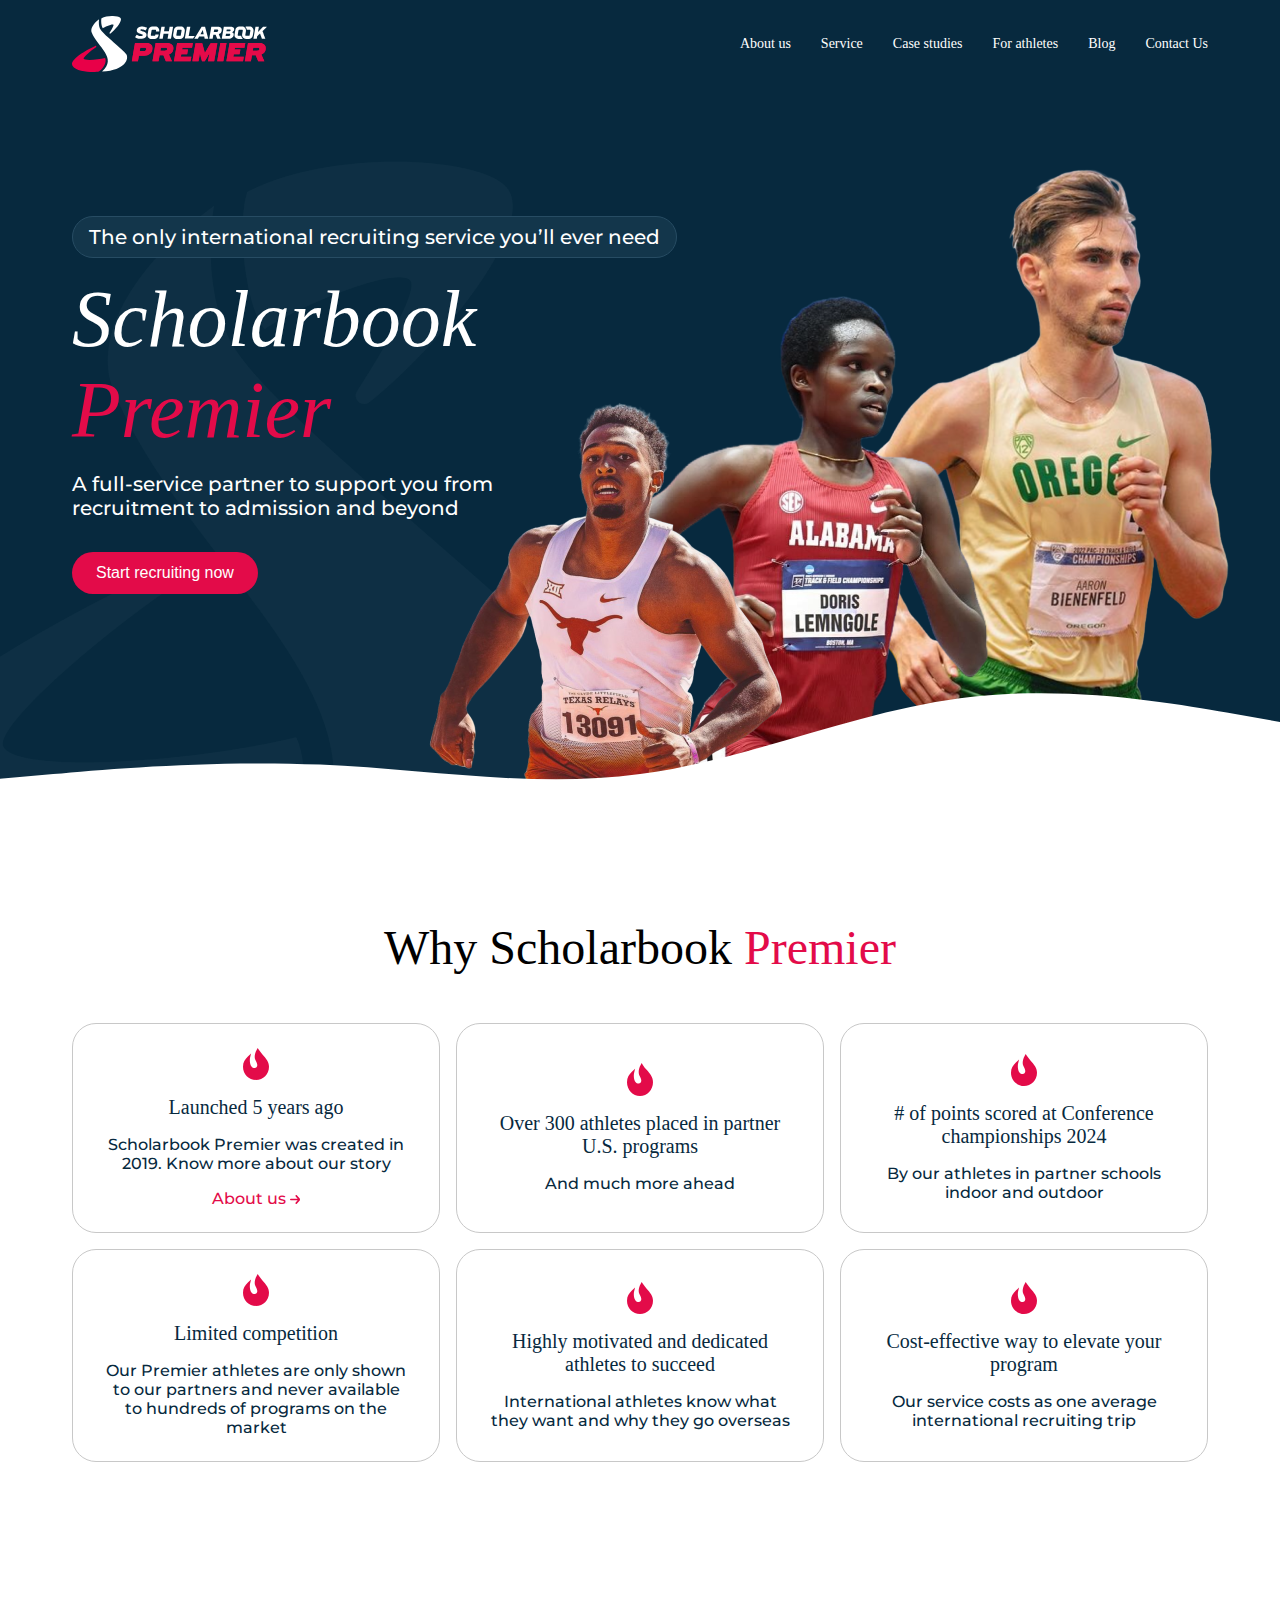
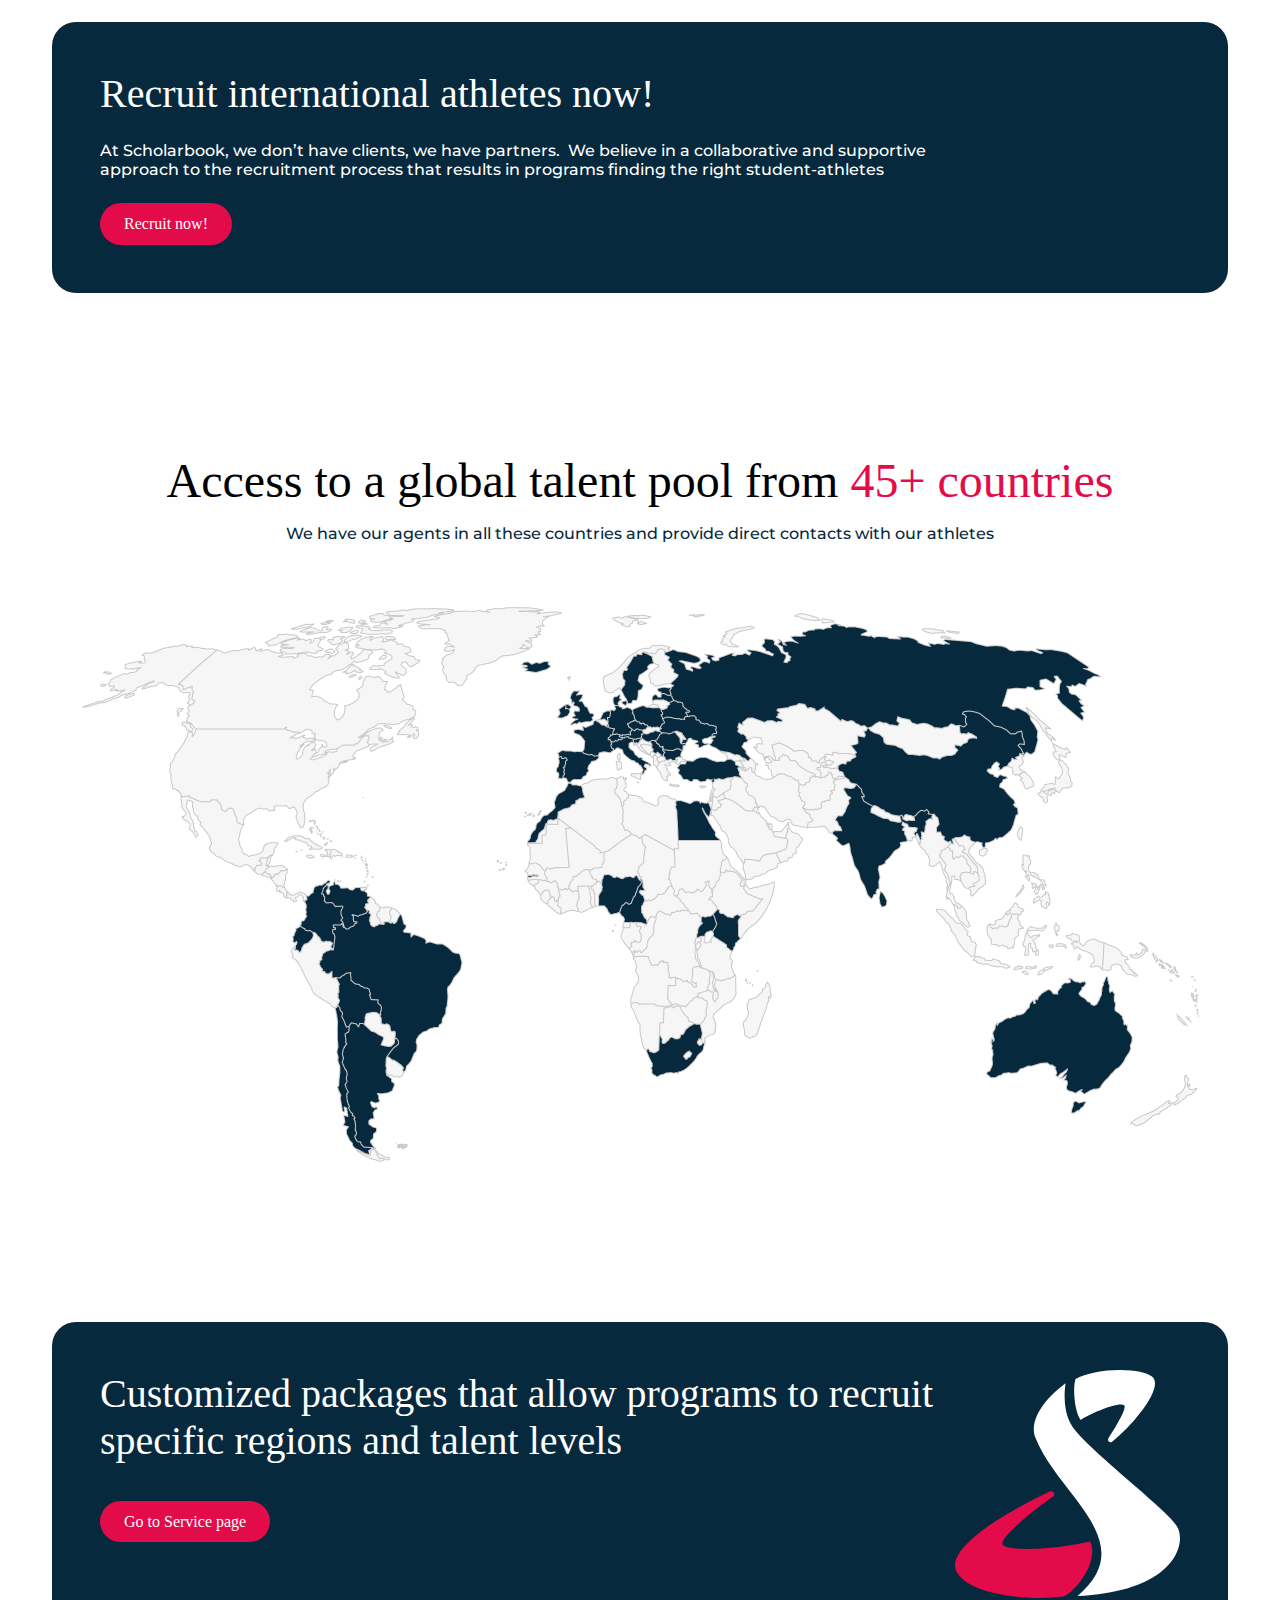
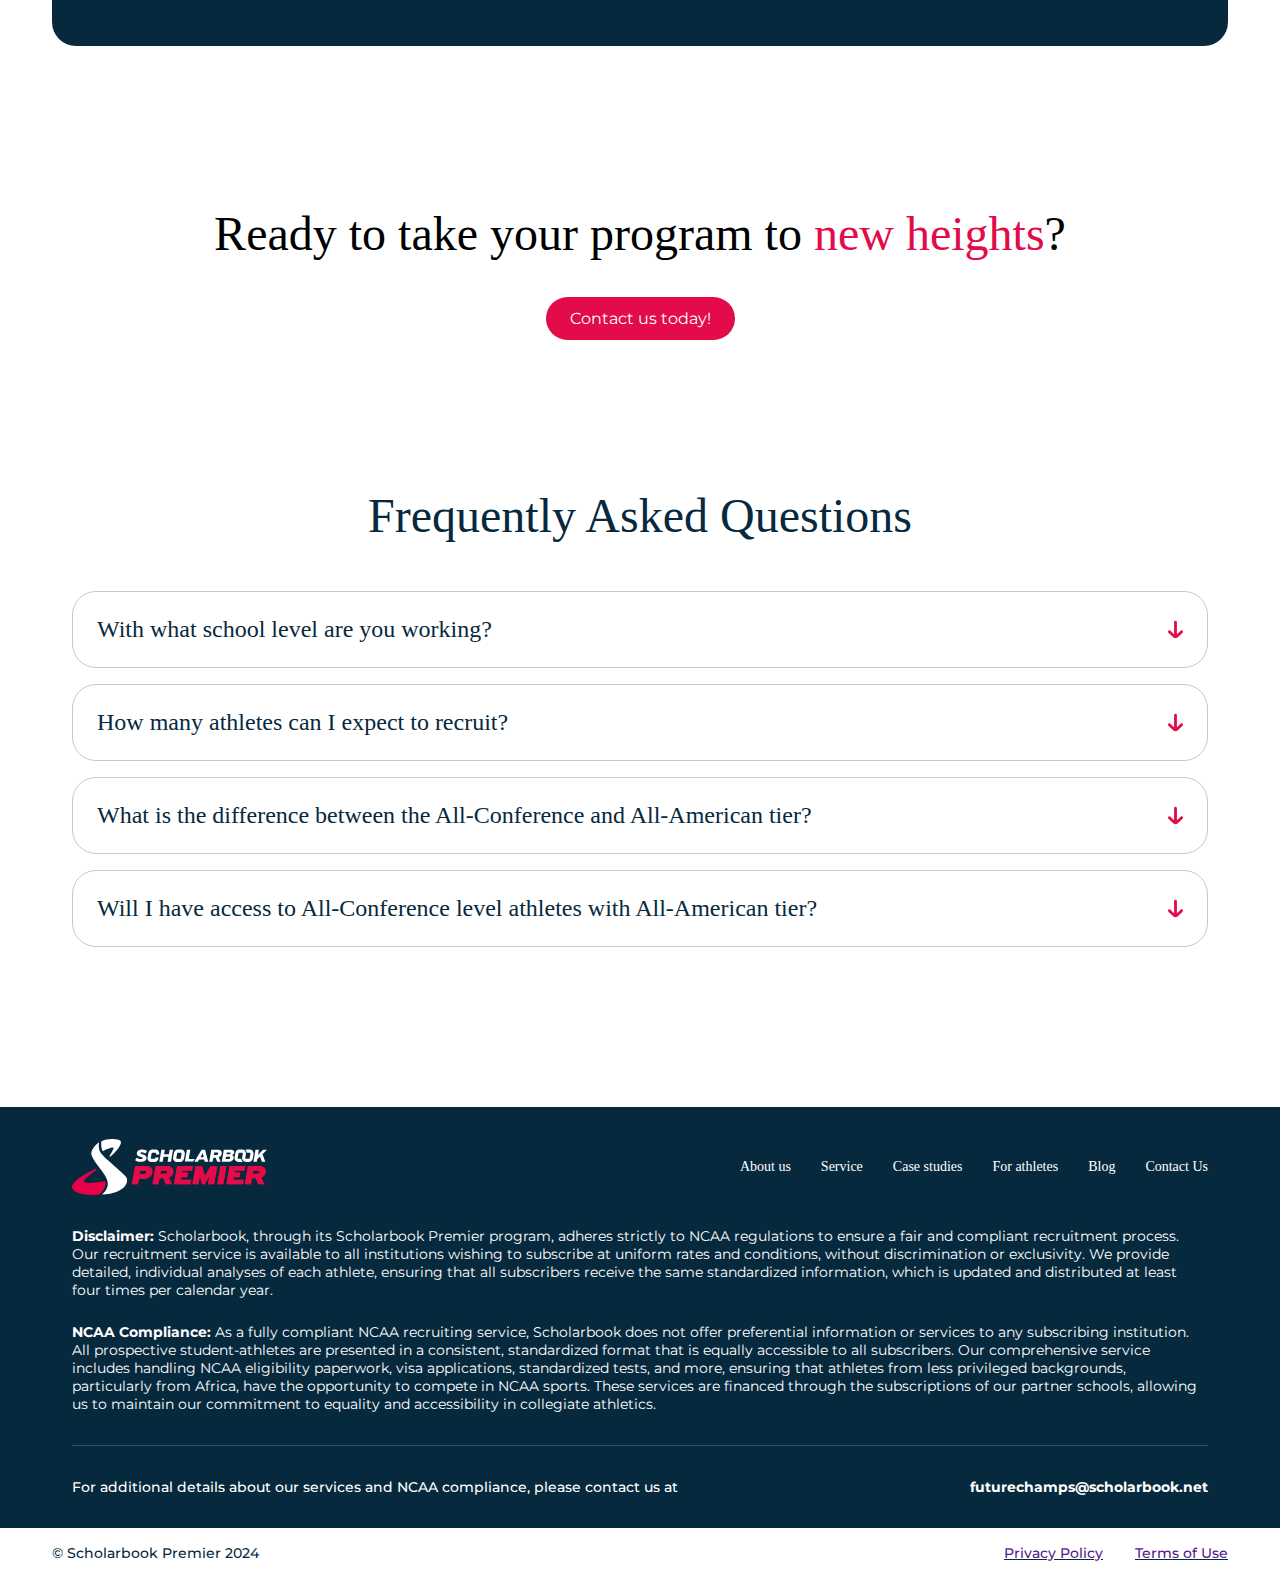
<file: index.html>
<!DOCTYPE html>
<html lang="en">
  <head>
    <meta charset="UTF-8" />
    <meta name="viewport" content="width=device-width, initial-scale=1.0" />

    <link rel="preconnect" href="https://fonts.googleapis.com" />
    <link rel="preconnect" href="https://fonts.gstatic.com" crossorigin />
    <link
      href="https://db.onlinewebfonts.com/c/406b56da0c31245c249b3a3c61560d1a?family=Joyride+W05+STD"
      rel="stylesheet"
    />
    <link
      href="https://fonts.googleapis.com/css2?family=Montserrat:ital,wght@0,100..900;1,100..900&display=swap"
      rel="stylesheet"
    />
    <link rel="stylesheet" href="./css/style.css" />
    <script src="./app.js" defer></script>
    <title>Scholarbook</title>
  </head>
  <body>
    <header class="header">
      <div class="container header__container">
        <img class="logo" src="./img/logo.svg" alt="logo" />
        <ul class="header__list list-reset">
          <li class="header__list-item">
            <a href="./about/about.html" class="header__link">About us</a>
          </li>
          <li class="header__list-item">
            <a href="" class="header__link">Service</a>
          </li>
          <li class="header__list-item">
            <a href="" class="header__link">Case studies</a>
          </li>
          <li class="header__list-item">
            <a href="" class="header__link">For athletes</a>
          </li>
          <li class="header__list-item">
            <a href="" class="header__link">Blog</a>
          </li>
          <li class="header__list-item">
            <a href="" class="header__link">Contact Us</a>
          </li>
        </ul>
      </div>
    </header>
    <main class="main">
      <div class="container">
        <img class="sportmans about__sportsman" src="./img/main.png" alt="" />
        <div class="main__text">
          <span class="main__conviction"
            >The only international recruiting service you’ll ever need</span
          >
          <h1 class="main__title">
            Scholarbook <br />
            <span>Premier</span>
          </h1>
          <p class="main__p">
            A full-service partner to support you from <br />
            recruitment to admission and beyond
          </p>
          <button class="main__btn btn-reset">Start recruiting now</button>
        </div>
        <img class="main__wave" src="./img/wave.svg" alt="" />
      </div>
    </main>
    <section class="premier">
      <div class="container">
        <h1 class="premier__title">Why Scholarbook <span>Premier</span></h1>
        <div class="premier__cards">
          <div class="premier__card">
            <img src="./img/fire.svg" alt="" class="premier__img" />
            <h2 class="premier__card-title">Launched 5 years ago</h2>
            <p class="premier__card-text">
              Scholarbook Premier was created in 2019. Know more about our story
            </p>
            <div class="premier__href-wrapper">
              <a href="" class="premier__a">About us</a>
              <img src="./img/arrow.svg" alt="" class="pemier__img" />
            </div>
          </div>
          <div class="premier__card">
            <img src="./img/fire.svg" alt="" class="premier__img" />
            <h2 class="premier__card-title">
              Over 300 athletes placed in partner U.S. programs
            </h2>
            <p class="premier__card-text">And much more ahead</p>
          </div>
          <div class="premier__card">
            <img src="./img/fire.svg" alt="" class="premier__img" />
            <h2 class="premier__card-title">
              # of points scored at Conference championships 2024
            </h2>
            <p class="premier__card-text">
              By our athletes in partner schools indoor and outdoor
            </p>
          </div>
          <div class="premier__card">
            <img src="./img/fire.svg" alt="" class="premier__img" />
            <h2 class="premier__card-title">Limited competition</h2>
            <p class="premier__card-text">
              Our Premier athletes are only shown to our partners and never
              available to hundreds of programs on the market
            </p>
          </div>
          <div class="premier__card">
            <img src="./img/fire.svg" alt="" class="premier__img" />
            <h2 class="premier__card-title">
              Highly motivated and dedicated athletes to succeed
            </h2>
            <p class="premier__card-text">
              International athletes know what they want and why they go
              overseas
            </p>
          </div>
          <div class="premier__card">
            <img src="./img/fire.svg" alt="" class="premier__img" />
            <h2 class="premier__card-title">
              Cost-effective way to elevate your program
            </h2>
            <p class="premier__card-text">
              Our service costs as one average international recruiting trip
            </p>
          </div>
        </div>
      </div>
    </section>
    <section class="recruit">
      <div class="container recruit__container">
        <h1 class="recruit__title">Recruit international athletes now!</h1>
        <p class="recruit__text">
          At Scholarbook, we don’t have clients, we have partners.  We believe
          in a collaborative and supportive approach to the recruitment process
          that results in programs finding the right student-athletes
        </p>
        <a href="" class="recruit__btn">Recruit now!</a>
      </div>
    </section>
    <section class="countries">
      <div class="container countries__container">
        <h1 class="countries__title">
          Access to a global talent pool from <span>45+ countries</span>
        </h1>
        <p class="countries__text">
          We have our agents in all these countries and provide direct contacts
          with our athletes
        </p>
        <img src="./img/world.png" alt="" class="countries__img" />
      </div>
    </section>
    <section class="service">
      <div class="container service__container">
        <div class="service__text">
          <h1 class="service__title">
            Customized packages that allow programs to recruit specific regions
            and talent levels
          </h1>
          <a href="" class="service__a">Go to Service page</a>
        </div>
        <img src="./img/service__img.svg" alt="" class="service__img" />
      </div>
    </section>
    <section class="ready">
      <div class="container ready__container">
        <h1 class="ready__title">
          Ready to take your program to <span>new heights</span>?
        </h1>
        <a href="" class="ready__a">Contact us today!</a>
      </div>
    </section>
    <section class="questions">
      <div class="container">
        <div class="steps__descr">
          <h2 class="questions__title">Frequently Asked Questions</h2>
        </div>
        <div class="questions__wrapper">
          <div class="acordeon">
            <div class="acordeon__item">
              <div class="acordeon__wrapper">
                <h2 class="acordeon__title">
                  With what school level are you working?
                </h2>
                <img
                  src="./img/acordeon-arrow.svg"
                  alt=""
                  class="acordeon__img"
                />
              </div>
              <p class="acordeon__text">
                Lorem ipsum dolor, sit amet consectetur adipisicing elit. Minima
                rerum sunt unde magnam iure natus cum necessitatibus quaerat at
                porro. Fugiat at explicabo cupiditate minus! Ex pariatur ut
                voluptate iste.
              </p>
            </div>
          </div>
          <div class="acordeon">
            <div class="acordeon__item">
              <div class="acordeon__wrapper">
                <h2 class="acordeon__title">
                  How many athletes can I expect to recruit?
                </h2>
                <img
                  src="./img/acordeon-arrow.svg"
                  alt=""
                  class="acordeon__img"
                />
              </div>
              <p class="acordeon__text">
                Lorem ipsum dolor, sit amet consectetur adipisicing elit. Minima
                rerum sunt unde magnam iure natus cum necessitatibus quaerat at
                porro. Fugiat at explicabo cupiditate minus! Ex pariatur ut
                voluptate iste.
              </p>
            </div>
          </div>
          <div class="acordeon">
            <div class="acordeon__item">
              <div class="acordeon__wrapper">
                <h2 class="acordeon__title">
                  What is the difference between the All-Conference and
                  All-American tier?
                </h2>
                <img
                  src="./img/acordeon-arrow.svg"
                  alt=""
                  class="acordeon__img"
                />
              </div>
              <p class="acordeon__text">
                Lorem ipsum dolor, sit amet consectetur adipisicing elit. Minima
                rerum sunt unde magnam iure natus cum necessitatibus quaerat at
                porro. Fugiat at explicabo cupiditate minus! Ex pariatur ut
                voluptate iste.
              </p>
            </div>
          </div>
          <div class="acordeon">
            <div class="acordeon__item">
              <div class="acordeon__wrapper">
                <h2 class="acordeon__title">
                  Will I have access to All-Conference level athletes with
                  All-American tier?
                </h2>
                <img
                  src="./img/acordeon-arrow.svg"
                  alt=""
                  class="acordeon__img"
                />
              </div>
              <p class="acordeon__text">
                Lorem ipsum dolor, sit amet consectetur adipisicing elit. Minima
                rerum sunt unde magnam iure natus cum necessitatibus quaerat at
                porro. Fugiat at explicabo cupiditate minus! Ex pariatur ut
                voluptate iste.
              </p>
            </div>
          </div>
        </div>
      </div>
    </section>
    <footer class="footer">
      <div class="container footer__container">
        <div class="footer__top">
          <div class="footer__top-wrapper">
            <img class="logo" src="./img/logo.svg" alt="logo" />
            <ul class="footer__list header__list list-reset">
              <li class="footer__list-item header__list-item">
                <a href="./about/about.html" class="footer__link">About us</a>
              </li>
              <li class="footer__list-item header__list-item">
                <a href="" class="footer__link">Service</a>
              </li>
              <li class="footer__list-item header__list-item">
                <a href="" class="footer__link">Case studies</a>
              </li>
              <li class="footer__list-item header__list-item">
                <a href="" class="footer__link">For athletes</a>
              </li>
              <li class="footer__list-item header__list-item">
                <a href="" class="footer__link">Blog</a>
              </li>
              <li class="footer__list-item header__list-item">
                <a href="" class="footer__link">Contact Us</a>
              </li>
            </ul>
          </div>
          <p class="footer__disclaimer">
            <span>Disclaimer: </span>Scholarbook, through its Scholarbook
            Premier program, adheres strictly to NCAA regulations to ensure a
            fair and compliant recruitment process. Our recruitment service is
            available to all institutions wishing to subscribe at uniform rates
            and conditions, without discrimination or exclusivity. We provide
            detailed, individual analyses of each athlete, ensuring that all
            subscribers receive the same standardized information, which is
            updated and distributed at least four times per calendar year.
          </p>
          <p class="footer__compliance">
            <span>NCAA Compliance: </span>As a fully compliant NCAA recruiting
            service, Scholarbook does not offer preferential information or
            services to any subscribing institution. All prospective
            student-athletes are presented in a consistent, standardized format
            that is equally accessible to all subscribers. Our comprehensive
            service includes handling NCAA eligibility paperwork, visa
            applications, standardized tests, and more, ensuring that athletes
            from less privileged backgrounds, particularly from Africa, have the
            opportunity to compete in NCAA sports. These services are financed
            through the subscriptions of our partner schools, allowing us to
            maintain our commitment to equality and accessibility in collegiate
            athletics.
          </p>
        </div>
        <div class="footer__bottom">
          <span class="footer__bottom-text"
            >For additional details about our services and NCAA compliance,
            please contact us at</span
          >
          <span class="footer__bottom-email">futurechamps@scholarbook.net</span>
        </div>
      </div>
    </footer>
    <section class="footer__premier">
      <div class="container footer__premier-wrapper">
        <span class="footer__premier">© Scholarbook Premier 2024</span>
        <div class="footer__link-wrapper">
          <a href="" class="footer__a">Privacy Policy</a>
          <a href="" class="footer__a">Terms of Use</a>
        </div>
      </div>
    </section>
    <div class="modal">
      <div class="modal__overlay">
        <div class="modal__dialog">
          <div class="modal__header">
            <h2 class="modal__title">Contact me</h2>
            <a href="" class="modal__close">
              <img
                src="./img/modal-close.svg"
                alt=""
                class="modal__close-img"
              />
            </a>
          </div>
          <form action="" class="modal__form">
            <div class="input__wrapper">
              <h3 class="input__title">Name</h3>
              <input
                type="text"
                class="modal__input"
                placeholder="Your full name"
              />
            </div>
            <div class="input__wrapper">
              <h3 class="input__title">University</h3>
              <input
                type="text"
                class="modal__input"
                placeholder="Your university"
              />
            </div>
            <div class="input__wrapper">
              <h3 class="input__title">Email</h3>
              <input
                type="text"
                class="modal__input"
                placeholder="Your email"
              />
            </div>
            <div class="input__wrapper">
              <h3 class="input__title">Phone number</h3>
              <input
                type="text"
                class="modal__input"
                placeholder="Your phone number"
              />
            </div>
            <button class="modal__btn btn-reset">Send</button>
          </form>
        </div>
      </div>
    </div>
  </body>
</html>
</file>
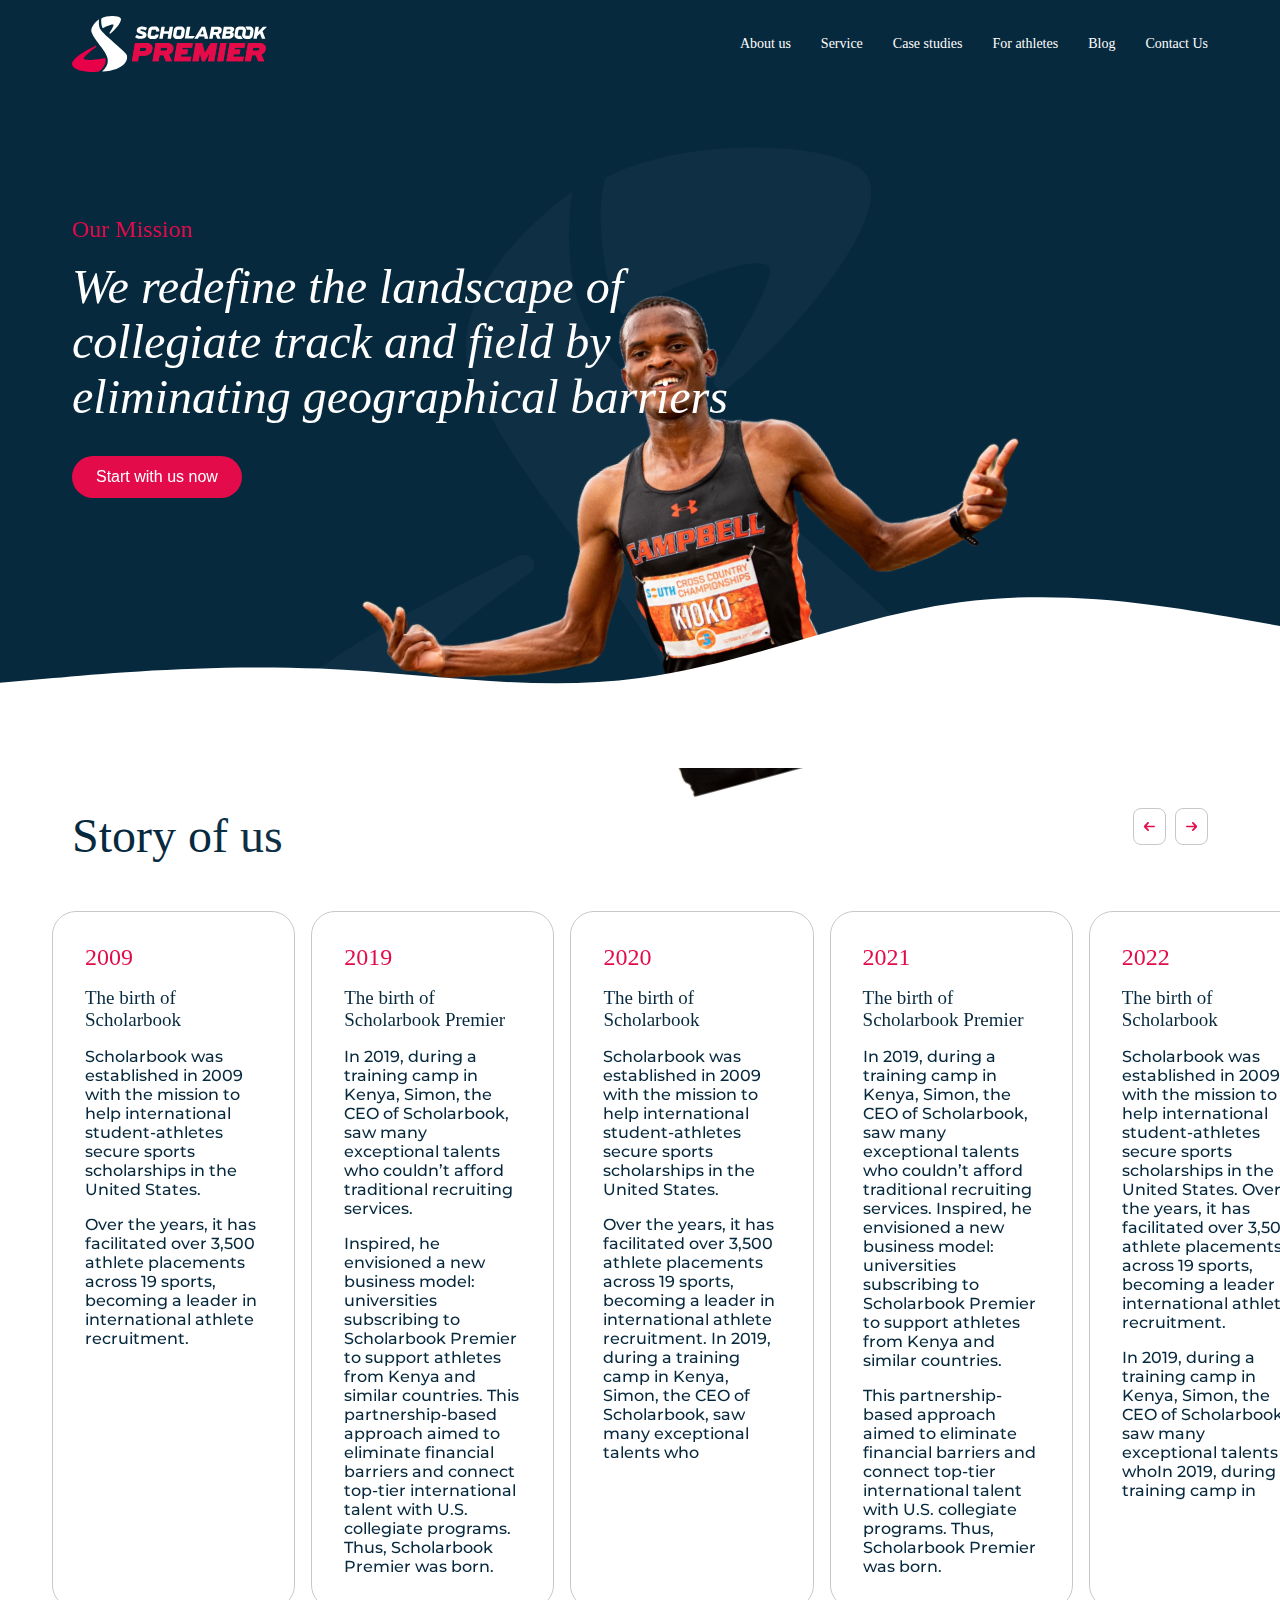
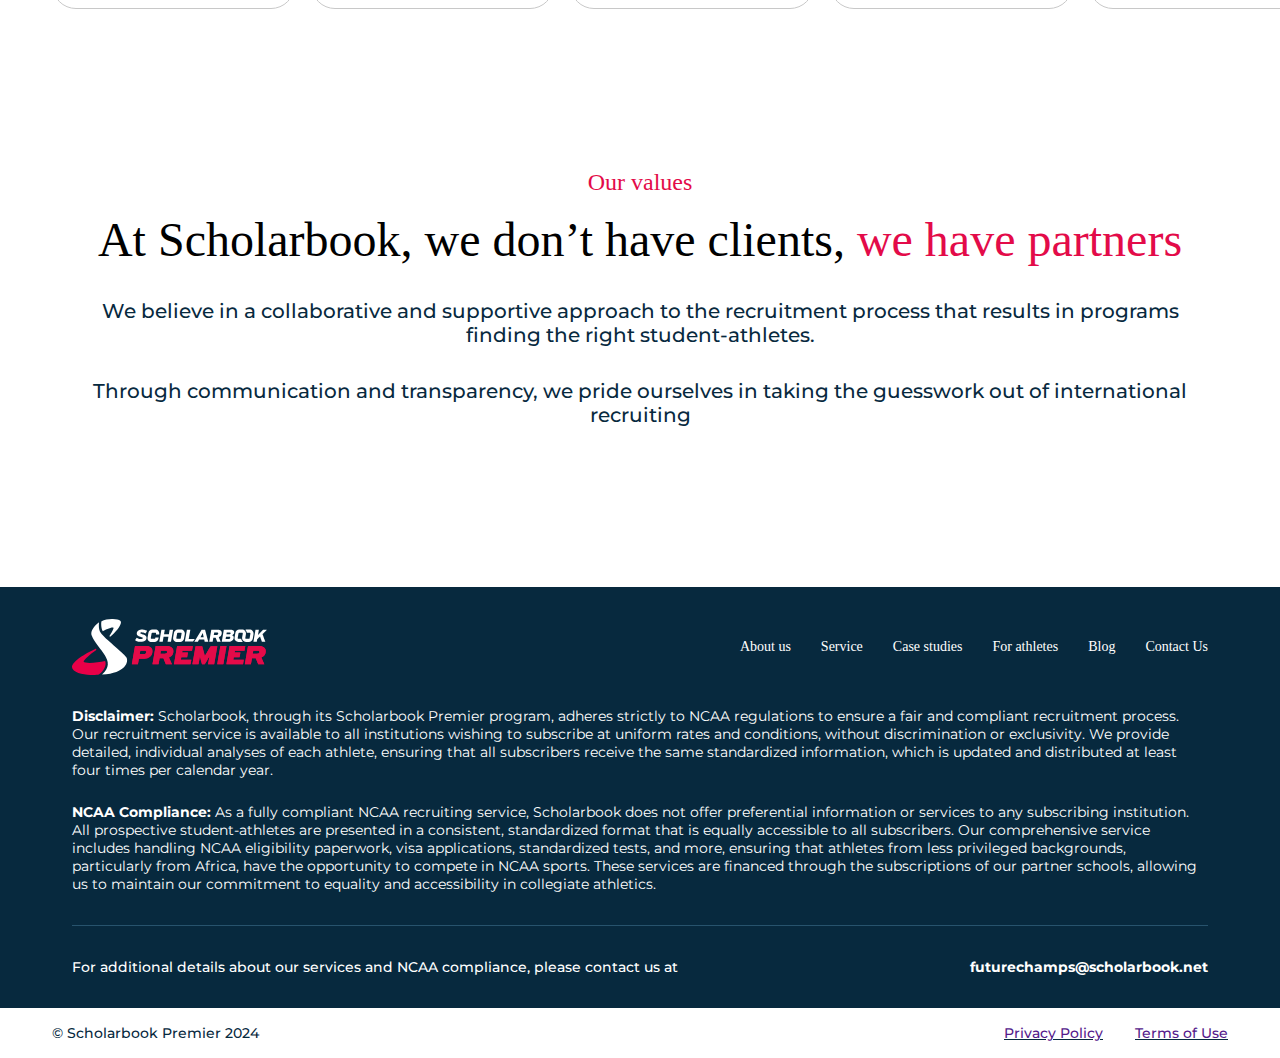
<file: about/about.html>
<!DOCTYPE html>
<html lang="en">
  <head>
    <meta charset="UTF-8" />
    <meta name="viewport" content="width=device-width, initial-scale=1.0" />
    <link rel="preconnect" href="https://fonts.googleapis.com" />
    <link rel="preconnect" href="https://fonts.gstatic.com" crossorigin />
    <link
      href="https://db.onlinewebfonts.com/c/406b56da0c31245c249b3a3c61560d1a?family=Joyride+W05+STD"
      rel="stylesheet"
    />
    <link
      href="https://fonts.googleapis.com/css2?family=Montserrat:ital,wght@0,100..900;1,100..900&display=swap"
      rel="stylesheet"
    />
    <link
      rel="stylesheet"
      href="https://cdn.jsdelivr.net/npm/swiper@11/swiper-bundle.min.css"
    />

    <script
      src="https://cdn.jsdelivr.net/npm/swiper@11/swiper-bundle.min.js"
      defer
    ></script>
    <link rel="stylesheet" href="../css/style.css" />
    <link rel="stylesheet" href="style.css" />
    <script src="../app.js" defer></script>
    <title>About Us</title>
  </head>
  <body>
    <header class="header">
      <div class="container header__container">
        <img class="logo" src="../img/logo.svg" alt="logo" />
        <ul class="header__list list-reset">
          <li class="header__list-item">
            <a href="" class="header__link">About us</a>
          </li>
          <li class="header__list-item">
            <a href="" class="header__link">Service</a>
          </li>
          <li class="header__list-item">
            <a href="" class="header__link">Case studies</a>
          </li>
          <li class="header__list-item">
            <a href="" class="header__link">For athletes</a>
          </li>
          <li class="header__list-item">
            <a href="" class="header__link">Blog</a>
          </li>
          <li class="header__list-item">
            <a href="" class="header__link">Contact Us</a>
          </li>
        </ul>
      </div>
    </header>
    <main class="main">
      <div class="container">
        <img class="sportmans" src="../img/about-main.png" alt="" />
        <div class="main__text">
          <span class="main__mission">Our Mission</span>
          <h1 class="main__title about__main-title">
            We redefine the landscape of collegiate track and field by
            eliminating geographical barriers
          </h1>
          <button class="main__btn btn-reset">Start with us now</button>
        </div>
        <img class="main__wave" src="../img/wave.svg" alt="" />
      </div>
    </main>
    <section class="story">
      <div class="container story__container">
        <h1 class="story__title">Story of us</h1>
        <div class="navigation">
          <button class="navigation-prev btn-reset">
            <img
              src="../img/swiper-prev.svg"
              alt=""
              class="navigation-prev-img"
            />
          </button>
          <button class="navigation-next btn-reset">
            <img src="../img/arrow.svg" alt="" class="navigation-next-img" />
          </button>
        </div>
      </div>
      <div class="swiper">
        <div class="swiper-wrapper container">
          <!-- Slides -->
          <div class="swiper-slide">
            <h2 class="swiper__year">2009</h2>
            <h3 class="swiper__title">The birth of Scholarbook</h3>
            <p class="swiper__text1">
              Scholarbook was established in 2009 with the mission to help
              international student-athletes secure sports scholarships in the
              United States.
            </p>
            <p class="swiper__text2">
              Over the years, it has facilitated over 3,500 athlete placements
              across 19 sports, becoming a leader in international athlete
              recruitment.
            </p>
          </div>
          <div class="swiper-slide">
            <h2 class="swiper__year">2019</h2>
            <h3 class="swiper__title">The birth of Scholarbook Premier</h3>
            <p class="swiper__text1">
              In 2019, during a training camp in Kenya, Simon, the CEO of
              Scholarbook, saw many exceptional talents who couldn’t afford
              traditional recruiting services.
            </p>
            <p class="swiper__text2">
              Inspired, he envisioned a new business model: universities
              subscribing to Scholarbook Premier to support athletes from Kenya
              and similar countries. This partnership-based approach aimed to
              eliminate financial barriers and connect top-tier international
              talent with U.S. collegiate programs. Thus, Scholarbook Premier
              was born.
            </p>
          </div>
          <div class="swiper-slide">
            <h2 class="swiper__year">2020</h2>
            <h3 class="swiper__title">The birth of Scholarbook</h3>
            <p class="swiper__text1">
              Scholarbook was established in 2009 with the mission to help
              international student-athletes secure sports scholarships in the
              United States.
            </p>
            <p class="swiper__text2">
              Over the years, it has facilitated over 3,500 athlete placements
              across 19 sports, becoming a leader in international athlete
              recruitment. In 2019, during a training camp in Kenya, Simon, the
              CEO of Scholarbook, saw many exceptional talents who
            </p>
          </div>
          <div class="swiper-slide">
            <h2 class="swiper__year">2021</h2>
            <h3 class="swiper__title">The birth of Scholarbook Premier</h3>
            <p class="swiper__text1">
              In 2019, during a training camp in Kenya, Simon, the CEO of
              Scholarbook, saw many exceptional talents who couldn’t afford
              traditional recruiting services. Inspired, he envisioned a new
              business model: universities subscribing to Scholarbook Premier to
              support athletes from Kenya and similar countries.
            </p>
            <p class="swiper__text2">
              This partnership-based approach aimed to eliminate financial
              barriers and connect top-tier international talent with U.S.
              collegiate programs. Thus, Scholarbook Premier was born.
            </p>
          </div>
          <div class="swiper-slide">
            <h2 class="swiper__year">2022</h2>
            <h3 class="swiper__title">The birth of Scholarbook</h3>
            <p class="swiper__text1">
              Scholarbook was established in 2009 with the mission to help
              international student-athletes secure sports scholarships in the
              United States. Over the years, it has facilitated over 3,500
              athlete placements across 19 sports, becoming a leader in
              international athlete recruitment.
            </p>
            <p class="swiper__text2">
              In 2019, during a training camp in Kenya, Simon, the CEO of
              Scholarbook, saw many exceptional talents whoIn 2019, during a
              training camp in
            </p>
          </div>
          <div class="swiper-slide">
            <h2 class="swiper__year">2009</h2>
            <h3 class="swiper__title">The birth of Scholarbook</h3>
            <p class="swiper__text1">
              Scholarbook was established in 2009 with the mission to help
              international student-athletes secure sports scholarships in the
              United States.
            </p>
            <p class="swiper__text2">
              Over the years, it has facilitated over 3,500 athlete placements
              across 19 sports, becoming a leader in international athlete
              recruitment.
            </p>
          </div>
          <div class="swiper-slide">
            <h2 class="swiper__year">2019</h2>
            <h3 class="swiper__title">The birth of Scholarbook Premier</h3>
            <p class="swiper__text1">
              In 2019, during a training camp in Kenya, Simon, the CEO of
              Scholarbook, saw many exceptional talents who couldn’t afford
              traditional recruiting services.
            </p>
            <p class="swiper__text2">
              Inspired, he envisioned a new business model: universities
              subscribing to Scholarbook Premier to support athletes from Kenya
              and similar countries. This partnership-based approach aimed to
              eliminate financial barriers and connect top-tier international
              talent with U.S. collegiate programs. Thus, Scholarbook Premier
              was born.
            </p>
          </div>
          <div class="swiper-slide">
            <h2 class="swiper__year">2020</h2>
            <h3 class="swiper__title">The birth of Scholarbook</h3>
            <p class="swiper__text1">
              Scholarbook was established in 2009 with the mission to help
              international student-athletes secure sports scholarships in the
              United States.
            </p>
            <p class="swiper__text2">
              Over the years, it has facilitated over 3,500 athlete placements
              across 19 sports, becoming a leader in international athlete
              recruitment. In 2019, during a training camp in Kenya, Simon, the
              CEO of Scholarbook, saw many exceptional talents who
            </p>
          </div>
          <div class="swiper-slide">
            <h2 class="swiper__year">2021</h2>
            <h3 class="swiper__title">The birth of Scholarbook Premier</h3>
            <p class="swiper__text1">
              In 2019, during a training camp in Kenya, Simon, the CEO of
              Scholarbook, saw many exceptional talents who couldn’t afford
              traditional recruiting services. Inspired, he envisioned a new
              business model: universities subscribing to Scholarbook Premier to
              support athletes from Kenya and similar countries.
            </p>
            <p class="swiper__text2">
              This partnership-based approach aimed to eliminate financial
              barriers and connect top-tier international talent with U.S.
              collegiate programs. Thus, Scholarbook Premier was born.
            </p>
          </div>
          <div class="swiper-slide">
            <h2 class="swiper__year">2022</h2>
            <h3 class="swiper__title">The birth of Scholarbook</h3>
            <p class="swiper__text1">
              Scholarbook was established in 2009 with the mission to help
              international student-athletes secure sports scholarships in the
              United States. Over the years, it has facilitated over 3,500
              athlete placements across 19 sports, becoming a leader in
              international athlete recruitment.
            </p>
            <p class="swiper__text2">
              In 2019, during a training camp in Kenya, Simon, the CEO of
              Scholarbook, saw many exceptional talents whoIn 2019, during a
              training camp in
            </p>
          </div>
        </div>
      </div>
    </section>
    <section class="partners">
      <div class="container partners__container">
        <h3 class="partners__values">Our values</h3>
        <h1 class="partners__title">
          At Scholarbook, we don’t have clients, <span>we have partners</span>
        </h1>
        <p class="partners__text1">
          We believe in a collaborative and supportive approach to the
          recruitment process that results in programs finding the right
          student-athletes.
        </p>
        <p class="partners__text2">
          Through communication and transparency, we pride ourselves in taking
          the guesswork out of international recruiting
        </p>
      </div>
    </section>
    <footer class="footer">
      <div class="container footer__container">
        <div class="footer__top">
          <div class="footer__top-wrapper">
            <img class="logo" src="../img/logo.svg" alt="logo" />
            <ul class="footer__list header__list list-reset">
              <li class="footer__list-item header__list-item">
                <a href="" class="footer__link">About us</a>
              </li>
              <li class="footer__list-item header__list-item">
                <a href="" class="footer__link">Service</a>
              </li>
              <li class="footer__list-item header__list-item">
                <a href="" class="footer__link">Case studies</a>
              </li>
              <li class="footer__list-item header__list-item">
                <a href="" class="footer__link">For athletes</a>
              </li>
              <li class="footer__list-item header__list-item">
                <a href="" class="footer__link">Blog</a>
              </li>
              <li class="footer__list-item header__list-item">
                <a href="" class="footer__link">Contact Us</a>
              </li>
            </ul>
          </div>
          <p class="footer__disclaimer">
            <span>Disclaimer: </span>Scholarbook, through its Scholarbook
            Premier program, adheres strictly to NCAA regulations to ensure a
            fair and compliant recruitment process. Our recruitment service is
            available to all institutions wishing to subscribe at uniform rates
            and conditions, without discrimination or exclusivity. We provide
            detailed, individual analyses of each athlete, ensuring that all
            subscribers receive the same standardized information, which is
            updated and distributed at least four times per calendar year.
          </p>
          <p class="footer__compliance">
            <span>NCAA Compliance: </span>As a fully compliant NCAA recruiting
            service, Scholarbook does not offer preferential information or
            services to any subscribing institution. All prospective
            student-athletes are presented in a consistent, standardized format
            that is equally accessible to all subscribers. Our comprehensive
            service includes handling NCAA eligibility paperwork, visa
            applications, standardized tests, and more, ensuring that athletes
            from less privileged backgrounds, particularly from Africa, have the
            opportunity to compete in NCAA sports. These services are financed
            through the subscriptions of our partner schools, allowing us to
            maintain our commitment to equality and accessibility in collegiate
            athletics.
          </p>
        </div>
        <div class="footer__bottom">
          <span class="footer__bottom-text"
            >For additional details about our services and NCAA compliance,
            please contact us at</span
          >
          <span class="footer__bottom-email">futurechamps@scholarbook.net</span>
        </div>
      </div>
    </footer>
    <section class="footer__premier">
      <div class="container footer__premier-wrapper">
        <span class="footer__premier">© Scholarbook Premier 2024</span>
        <div class="footer__link-wrapper">
          <a href="" class="footer__a">Privacy Policy</a>
          <a href="" class="footer__a">Terms of Use</a>
        </div>
      </div>
    </section>
    <div class="modal">
      <div class="modal__overlay">
        <div class="modal__dialog">
          <div class="modal__header">
            <h2 class="modal__title">Contact me</h2>
            <a href="" class="modal__close">
              <img
                src="../img/modal-close.svg"
                alt=""
                class="modal__close-img"
              />
            </a>
          </div>
          <form action="" class="modal__form">
            <div class="input__wrapper">
              <h3 class="input__title">Name</h3>
              <input
                type="text"
                class="modal__input"
                placeholder="Your full name"
              />
            </div>
            <div class="input__wrapper">
              <h3 class="input__title">University</h3>
              <input
                type="text"
                class="modal__input"
                placeholder="Your university"
              />
            </div>
            <div class="input__wrapper">
              <h3 class="input__title">Email</h3>
              <input
                type="text"
                class="modal__input"
                placeholder="Your email"
              />
            </div>
            <div class="input__wrapper">
              <h3 class="input__title">Phone number</h3>
              <input
                type="text"
                class="modal__input"
                placeholder="Your phone number"
              />
            </div>
            <button class="modal__btn btn-reset">Send</button>
          </form>
        </div>
      </div>
    </div>
  </body>
</html>
</file>
<file: css/style.css>
@import url("./settings.css");
@import url("./header.css");
@import url("./main.css");
@import url("./premier.css");
@import url("./recruit.css");
@import url("./countries.css");
@import url("./service.css");
@import url("./ready.css");
@import url("./questions.css");
@import url("./footer.css");
@import url("./modal.css");
</file>
<file: about/style.css>
.about__main-title {
  font-size: 48px;
  font-weight: 400;
  max-width: 711px;
  margin-bottom: 32px;
}
.main__mission {
  color: rgb(227, 11, 73);
  font-family: "Joyride W05 STD";
  font-size: 24px;
  font-weight: 400;
}
.about__sportsman {
  right: 0;
  top: 45px;
}
.story {
  padding-top: 40px;
  padding-bottom: 80px;
}
.story__title {
  color: rgb(7, 41, 62);
  font-family: "Joyride W05 STD";
  font-size: 48px;
  font-weight: 400;
}
.story__container {
  display: flex;
  justify-content: space-between;
  margin-bottom: 48px;
}
.navigation-prev,
.navigation-next {
  border: 1px solid rgb(200, 200, 200);
  border-radius: 8px;
  padding: 10px;
  max-width: 40px;
}
.navigation-prev {
  margin-right: 5px;
}
.swiper-wrapper {
  align-items: stretch;
}
.swiper-slide {
  display: flex;
  flex-direction: column;
  gap: 16px;
  max-width: 324px;
  height: auto;
  padding: 32px;
  border: 1px solid rgb(200, 200, 200);
  border-radius: 24px;
}
.swiper__year {
  color: rgb(227, 11, 73);
  font-family: "Joyride W05 STD";
  font-size: 24px;
  font-weight: 400;
}
.swiper__title {
  color: rgb(7, 41, 62);
  font-family: "Joyride W05 STD";
  font-size: 19px;
  font-weight: 400;
}
.swiper__text1,
.swiper__text2 {
  color: rgb(7, 41, 62);
  font-size: 16px;
  font-weight: 500;
}
.partners {
  padding-top: 80px;
  padding-bottom: 80px;
}
.partners__values {
  color: rgb(227, 11, 73);
  font-family: "Joyride W05 STD";
  font-size: 24px;
  font-weight: 400;
  margin-bottom: 16px;
}
.partners__title {
  font-family: "Joyride W05 STD";
  font-size: 48px;
  font-weight: 400;
  margin-bottom: 32px;
}

.partners__title span {
  color: rgb(227, 11, 73);
}
.partners__text1,
.partners__text2 {
  color: rgb(7, 41, 62);
  font-size: 20px;
  font-weight: 500;
}
.partners__text1 {
  margin-bottom: 32px;
}
.partners__container {
  text-align: center;
}
</file>
